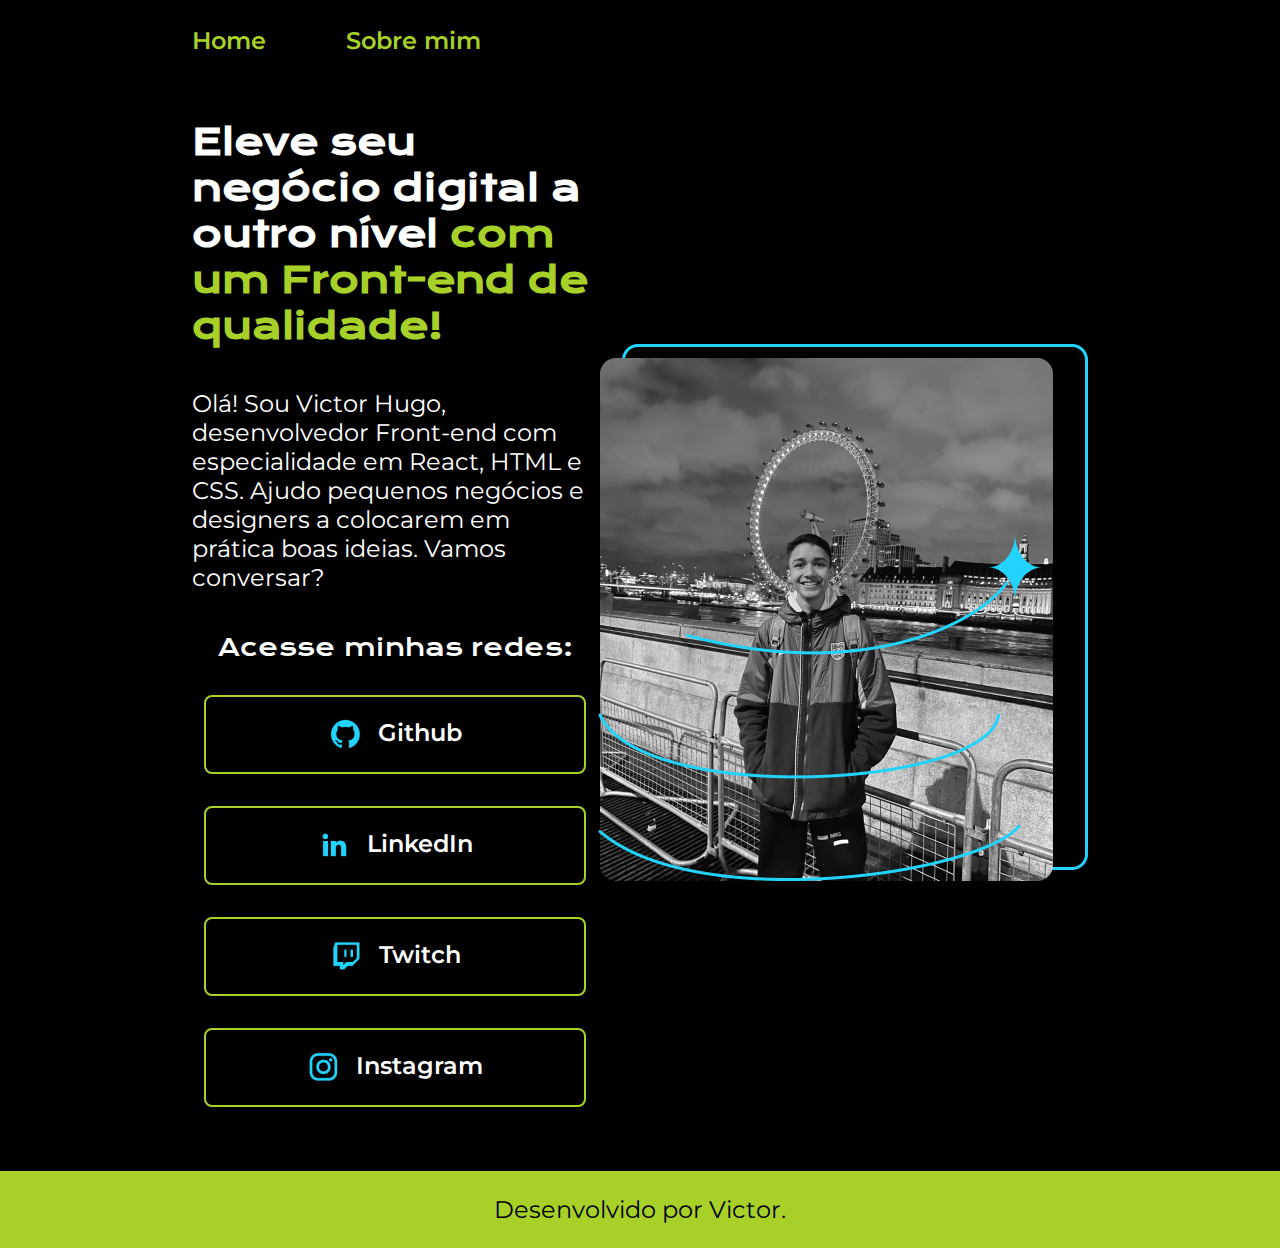
<file: index.html>
<!DOCTYPE html>
<html lang="pt-br">

<head>
    <meta charset="UTF-8">
    <meta http-equiv="X-UA-Compatible" content="IE=edge">
    <meta name="viewport" content="width=device-width, initial-scale=1.0">
    <title>Portifolio</title>
    <link rel="stylesheet" href="style.css">
</head>

<body>
    <header class="cabecalho"> 
    <nav class="cabecalho__menu">
        <a class="cabecalho__menu__link" href="index.html">Home</a>
        <a class="cabecalho__menu__link" href="about.html">Sobre mim</a>
    </nav>
    </header>
    <main class="apresentacao">
        <section class="apresentacao__conteudo">
            <h1 class="apresentacao__conteudo__titulo">Eleve seu negócio digital a outro nível <strong 
            class="titulo-destaque">com um Front-end de qualidade!
            </strong></h1>
            <p class="apresentacao__conteudo__texto">Olá! Sou Victor Hugo, desenvolvedor
            Front-end com especialidade em React, HTML e
            CSS. Ajudo pequenos negócios e designers a
            colocarem em prática boas ideias. Vamos
            conversar?</p>
            <div class="apresentacao__links">
                <h2 class="apresentacao__links__subtitulo">Acesse minhas redes:</h2>
                <a  class="apresentacao__links__link" href="https://github.com/victorhg018">
                    <img src="github.png">
                    Github
                </a>
                <a  class="apresentacao__links__link" href="https://www.linkedin.com/in/victor-hugo-332803306/">
                    <img src="linkedin.png">
                    LinkedIn
                </a>
                <a  class="apresentacao__links__link" href="https://twitch.tv/victorhg017">
                    <img src="twitch.png">
                    Twitch
                </a>
                <a  class="apresentacao__links__link" href="https://www.instagram.com/victor_2005v1/">
                    <img src="instagram.png">
                    Instagram
                </a>
            </div>
        </section>
        <img src="foto.png" alt="Foto do victor sorrindo">
    </main>
    <footer class="rodape">
        <p>Desenvolvido por Victor.</p> 
    </footer>
</body>
</html>
</file>
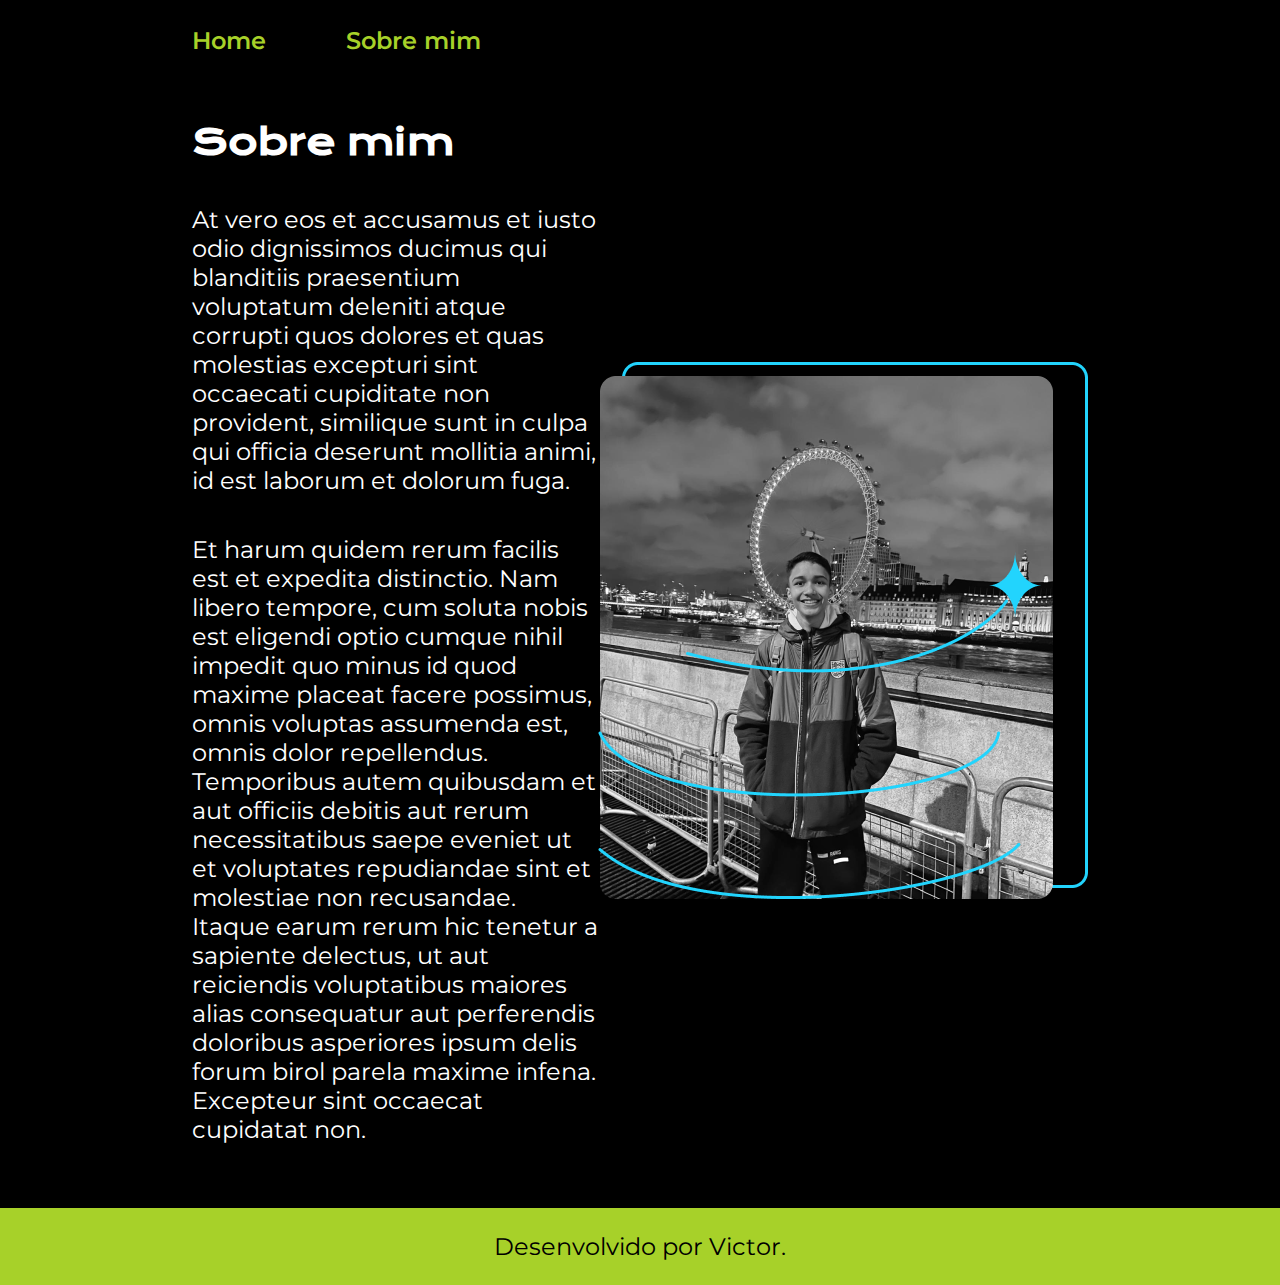
<file: about.html>
<!DOCTYPE html>
<html lang="pt-br">

<head>
    <meta charset="UTF-8">
    <meta http-equiv="X-UA-Compatible" content="IE=edge">
    <meta name="viewport" content="width=device-width, initial-scale=1.0">
    <title>Sobre mim</title>
    <link rel="stylesheet" href="./style.css">
</head>

<body>
    <header class="cabecalho">
        <nav class="cabecalho__menu">
            <a class="cabecalho__menu__link" href="index.html">Home</a>
            <a class="cabecalho__menu__link" href="about.html">Sobre mim</a>
        </nav>
    </header>

    <main class="apresentacao">
        <section class="apresentacao__conteudo">
            <h1 class="apresentacao__conteudo__titulo">Sobre mim</h1>
            <p class="apresentacao__conteudo__texto">At vero eos et accusamus et iusto odio dignissimos ducimus qui blanditiis praesentium voluptatum deleniti
                atque corrupti quos dolores et quas molestias excepturi sint occaecati cupiditate non provident,
                similique sunt in culpa qui officia deserunt mollitia animi, id est laborum et dolorum fuga.
            </p>
            <p class="apresentacao__conteudo__texto">
                Et harum quidem rerum facilis est et expedita distinctio. Nam libero tempore, cum soluta nobis est
                eligendi optio cumque nihil impedit quo minus id quod maxime placeat facere possimus, omnis voluptas
                assumenda est, omnis dolor repellendus. Temporibus autem quibusdam et aut officiis debitis aut rerum
                necessitatibus saepe eveniet ut et voluptates repudiandae sint et molestiae non recusandae. Itaque earum
                rerum hic tenetur a sapiente delectus, ut aut reiciendis voluptatibus maiores alias consequatur aut
                perferendis doloribus asperiores ipsum delis forum birol parela maxime infena. Excepteur sint occaecat
                cupidatat non.</p>
        </section>
        <img src="foto.png" alt="Foto do victor sorrindo">
    </main>

    <footer class="rodape">
        <p>Desenvolvido por Victor.</p>
    </footer>
</body>

</html>
</file>
<file: style.css>
@import url('https://fonts.googleapis.com/css2?family=Krona+One&family=Montserrat:wght@400;600&display=swap');

:root {
    --cor-primaria: #000000;
    --cor-secundaria: #ffffff;
    --cor-terciaria: #A7D129;
    --cor-hover: #7DA87B;

    --fonte-primaria: 'Krona One', sans-serif;
    --fonte-secundaria: 'Montserrat', sans-serif;
}

*{
    margin: 0;
    padding: 0;
}

body{
  /*  height: 100vh; */ 
    box-sizing: border-box;
    background-color: var(--cor-primaria);
    color: var(--cor-secundaria);
}

.cabecalho {
    padding: 2% 0 0 15%;
}

.cabecalho__menu{
    display: flex;
    gap: 80px;
}


.cabecalho__menu__link{
    font-family: var(--fonte-secundaria);
    font-size: 24px;
    font-weight: 600;
    color: var(--cor-terciaria);
    text-decoration: none;

}

.titulo-destaque{
    color: var(--cor-terciaria);
}

.apresentacao{
    padding: 5% 15%;
    display: flex;
    align-items: center;
    justify-content: space-between;
}
.apresentacao__conteudo{
    width: 615px;
    display: flex;
    flex-direction: column;
    gap: 40px;
}

.apresentacao__conteudo__titulo{
    font-size: 36px;
    font-family: var(--fonte-primaria);
}

.apresentacao__conteudo__texto{
    font-size: 24px;
    font-family: var(--fonte-secundaria);
}

.apresentacao__links{
    display: flex;
    flex-direction: column;
    justify-content: space-between;
    align-items: center;
    gap: 32px;
}

.apresentacao__links__subtitulo{
    font-family: var(--fonte-primaria);
    font-weight: 400;
    font-size: 24px;
}

.apresentacao__links__link{ 
    /* background-color: #22D4FD; */
    display: flex;
    justify-content: center;
    gap: 16px;
    border: 2px solid var(--cor-terciaria);
    width: 378px;
    text-align: center;
    border-radius: 8px;
    font-size: 24px;
    font-weight: 600;
    padding: 21.5px 0;
    text-decoration: none;
    color: var(--cor-secundaria);
    font-family: var(--fonte-secundaria);
}

.apresentacao__links__link:hover {
    background-color: var(--cor-hover);
}

.rodape{
    padding: 24px;
    color: #000000;
    background-color: var(--cor-terciaria);
    text-align: center;
    font-family: var(--fonte-secundaria);
    font-size: 24px;
    font-weight: 400;
}
</file>
